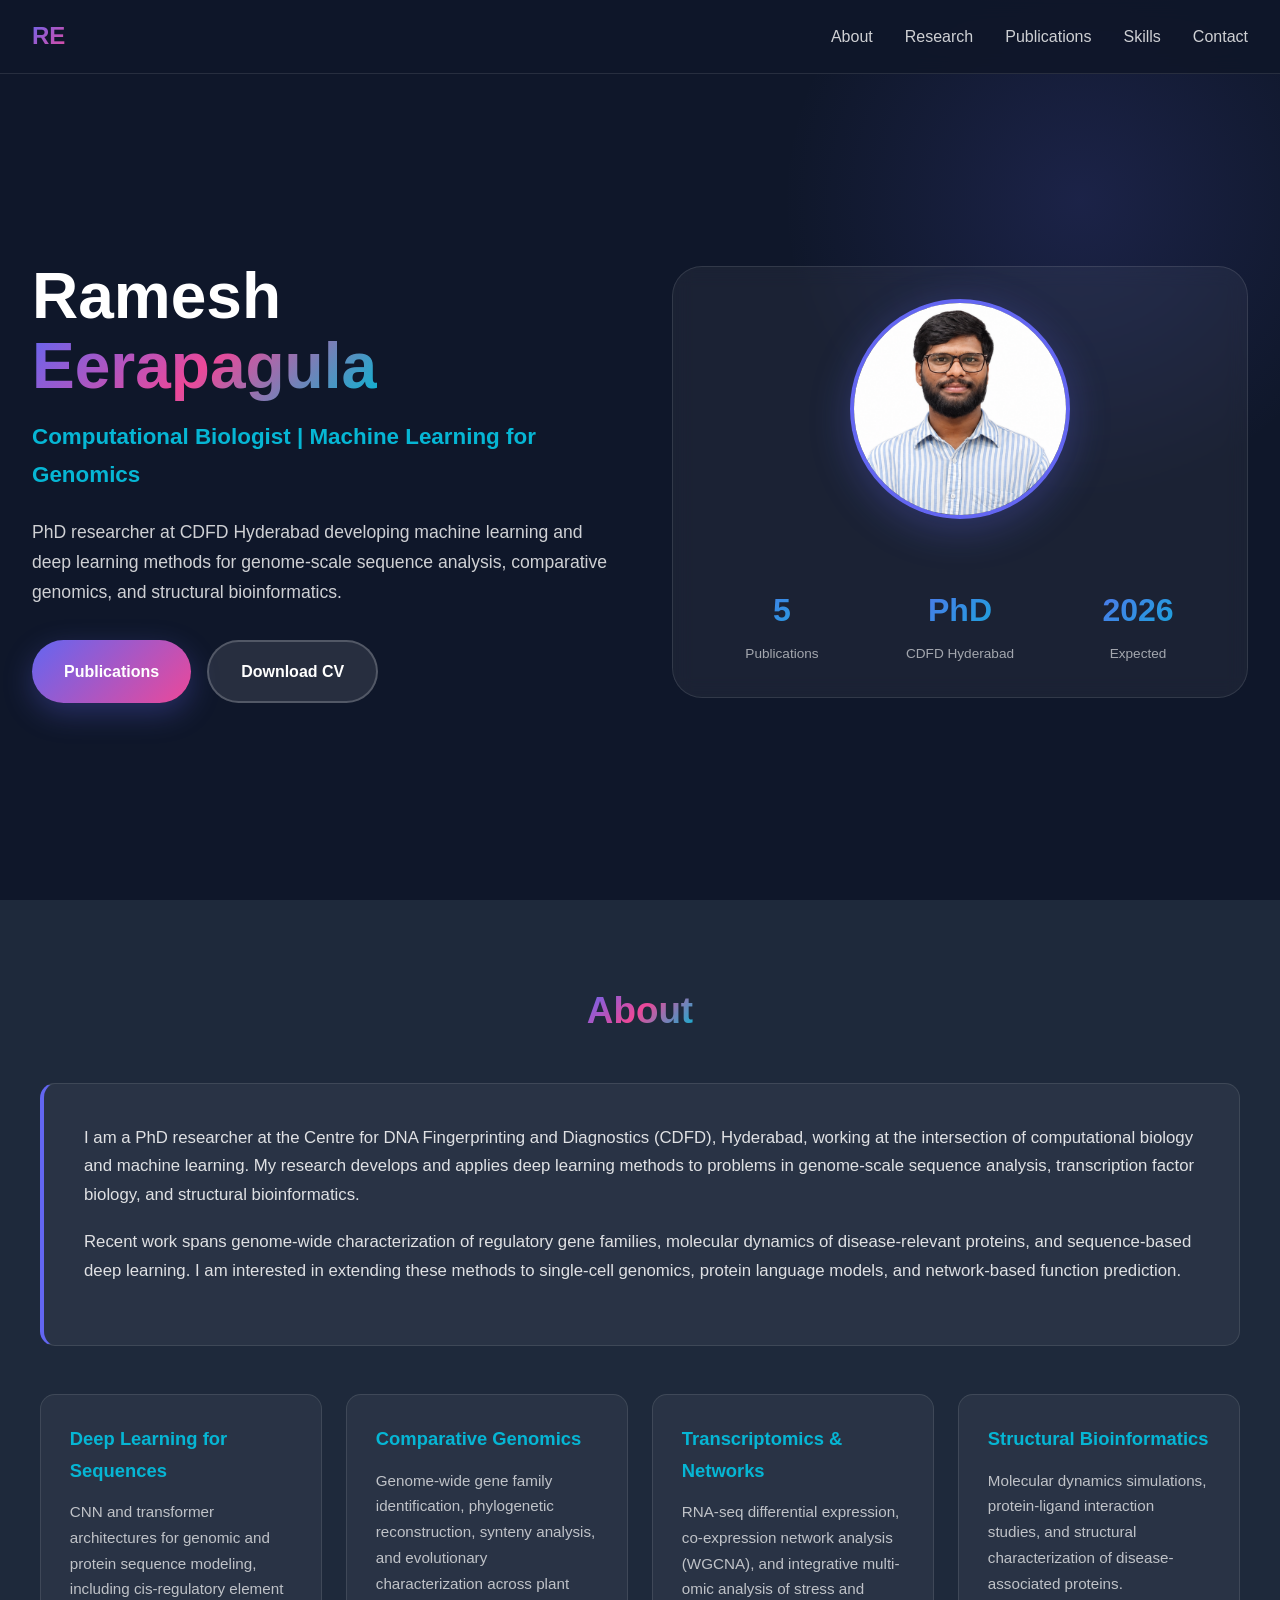
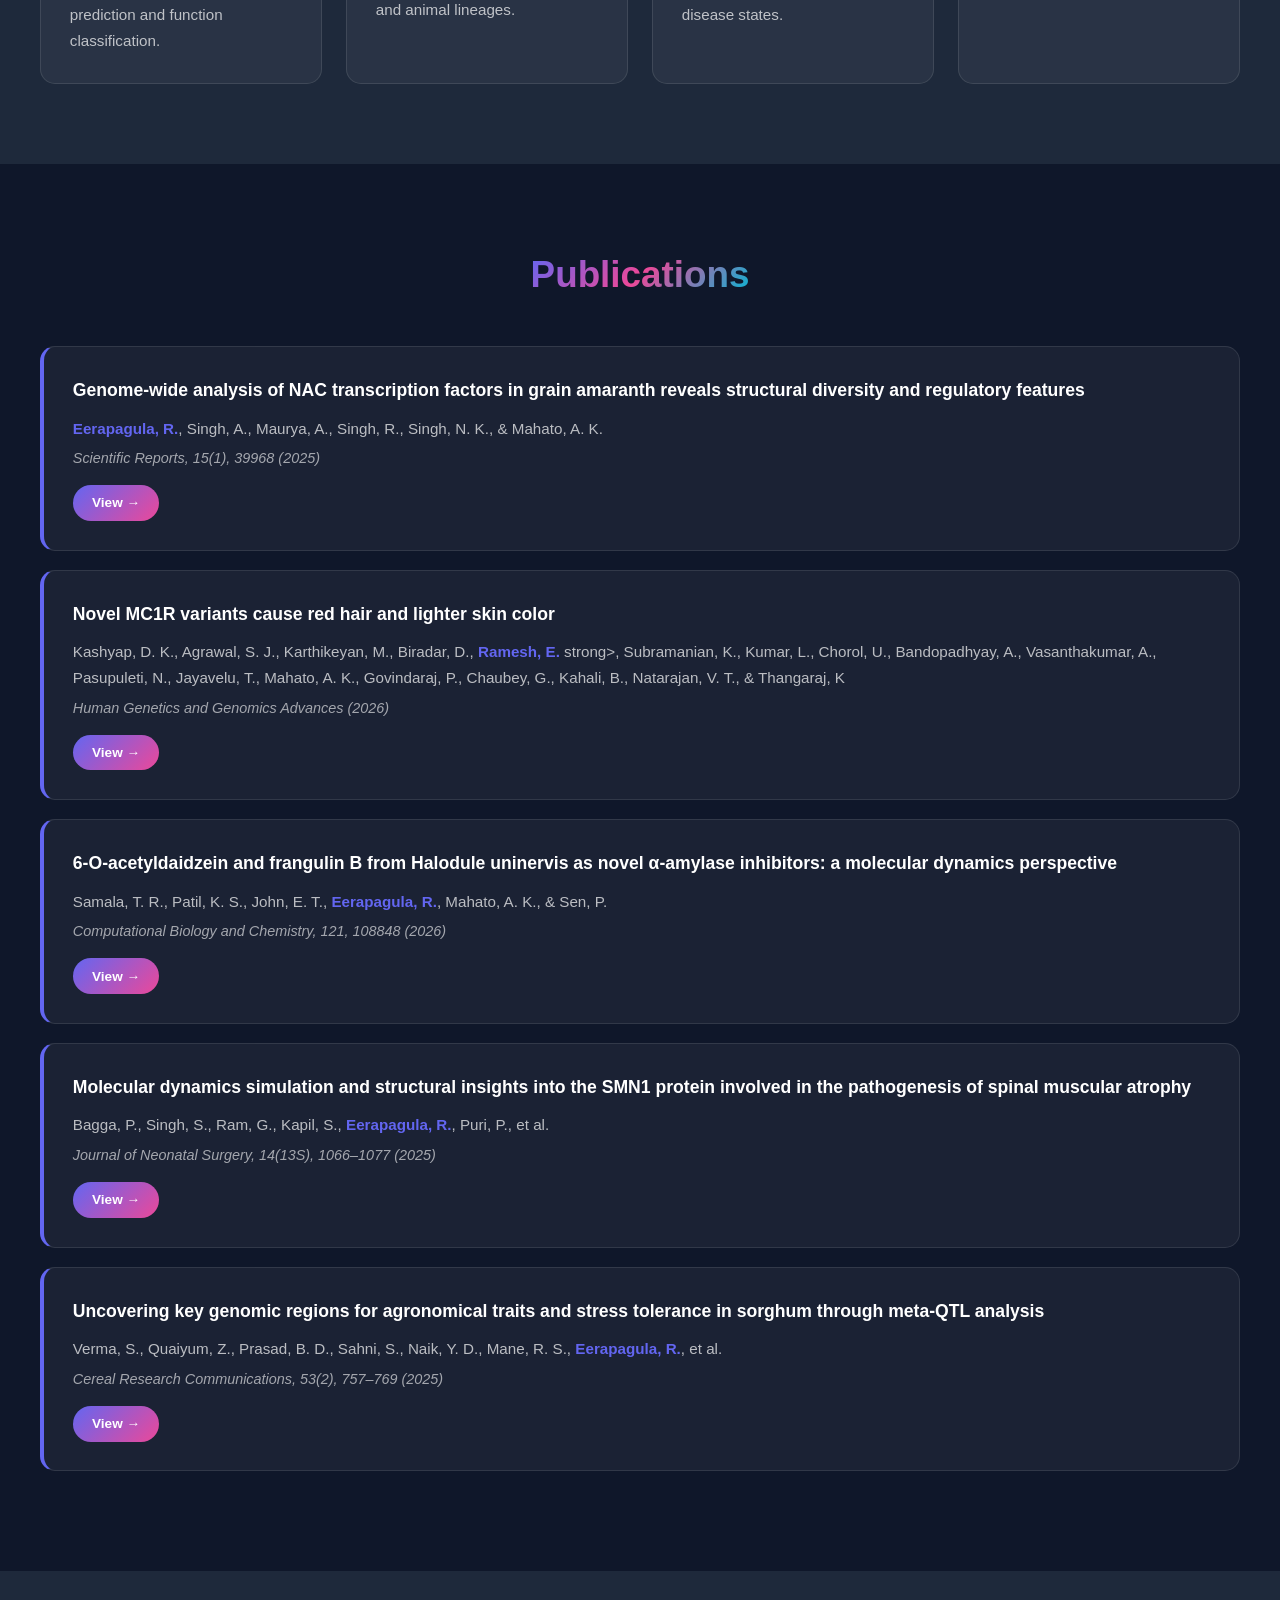
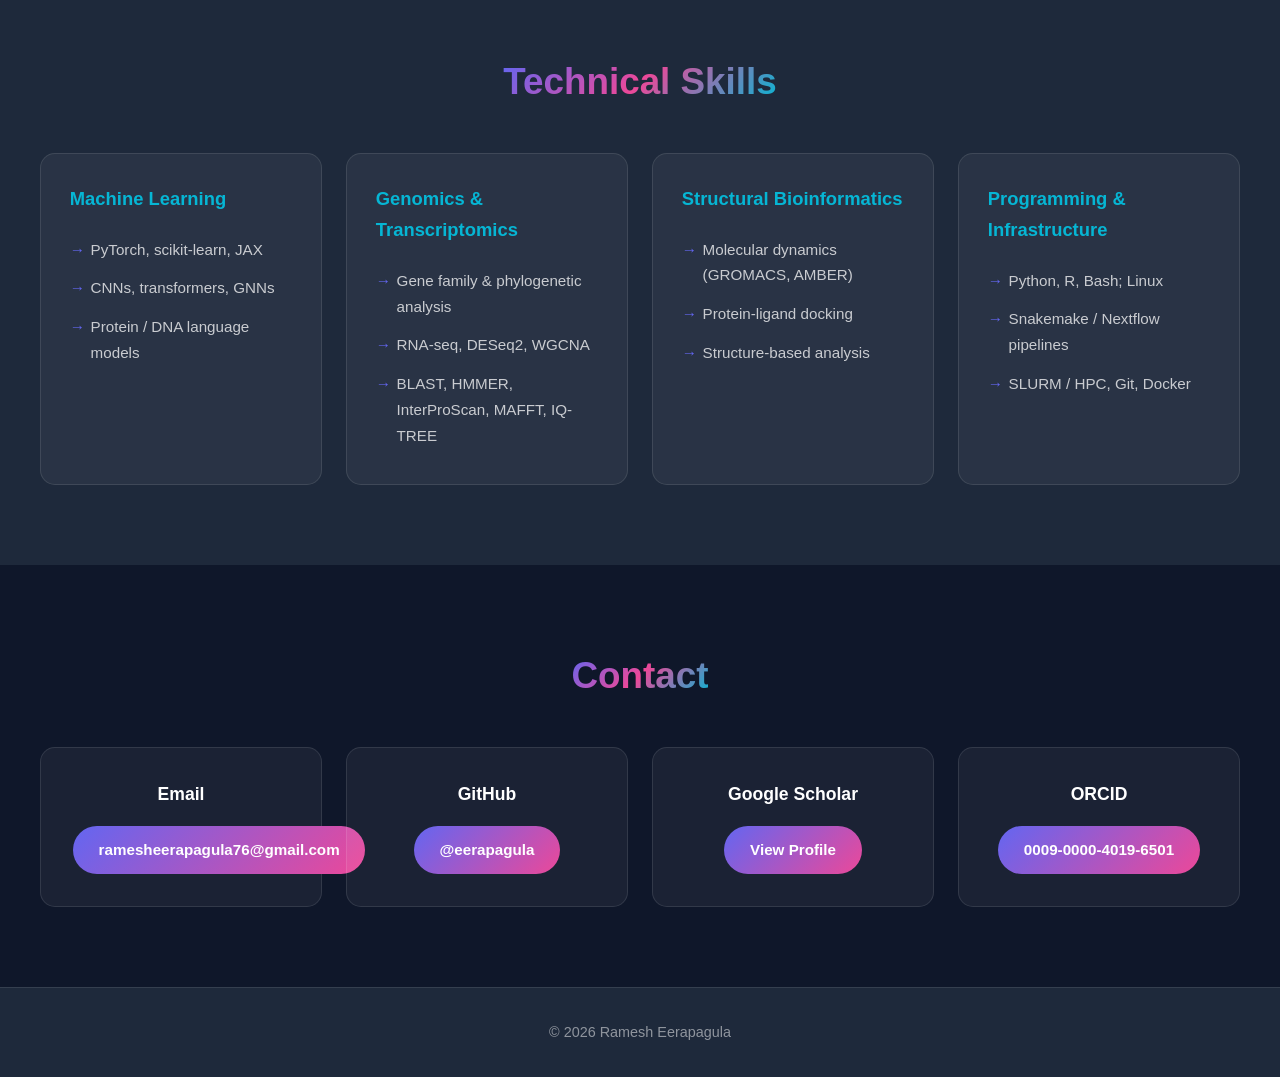
<file: index.html>
<!DOCTYPE html>
<html lang="en">
<head>
<meta charset="UTF-8">
<meta name="viewport" content="width=device-width, initial-scale=1.0">
<title>Ramesh Eerapagula | Computational Biologist</title>
<meta name="description" content="PhD researcher in computational biology and machine learning for genomics and structural bioinformatics.">
<style>
:root { --primary:#6366f1; --secondary:#ec4899; --accent:#06b6d4; --dark:#0f172a; --dark-light:#1e293b; }
* { margin:0; padding:0; box-sizing:border-box; }
body { font-family:'Inter',-apple-system,BlinkMacSystemFont,'Segoe UI',Roboto,sans-serif; background:var(--dark); color:#fff; overflow-x:hidden; line-height:1.7; }
nav { position:fixed; top:0; width:100%; background:rgba(15,23,42,0.95); backdrop-filter:blur(10px); z-index:1000; border-bottom:1px solid rgba(255,255,255,0.1); }
.nav-container { max-width:1400px; margin:0 auto; padding:1rem 2rem; display:flex; justify-content:space-between; align-items:center; }
.logo { font-size:1.5rem; font-weight:700; background:linear-gradient(135deg,var(--primary),var(--secondary)); -webkit-background-clip:text; -webkit-text-fill-color:transparent; text-decoration:none; }
.nav-links { display:flex; gap:2rem; list-style:none; }
.nav-links a { color:rgba(255,255,255,0.8); text-decoration:none; font-weight:500; transition:color 0.3s; }
.nav-links a:hover { color:var(--accent); }
.hero { min-height:100vh; display:flex; align-items:center; padding:8rem 2rem 4rem; position:relative; overflow:hidden; }
.hero::before { content:''; position:absolute; width:600px; height:600px; background:radial-gradient(circle,rgba(99,102,241,0.15) 0%,transparent 70%); top:-100px; right:-100px; animation:pulse 8s ease-in-out infinite; }
@keyframes pulse { 0%,100%{transform:scale(1);opacity:0.15;} 50%{transform:scale(1.1);opacity:0.2;} }
.hero-container { max-width:1400px; margin:0 auto; display:grid; grid-template-columns:1fr 1fr; gap:4rem; align-items:center; position:relative; z-index:1; }
.hero-content h1 { font-size:4rem; font-weight:800; margin-bottom:1rem; line-height:1.1; }
.gradient-text { background:linear-gradient(135deg,var(--primary),var(--secondary),var(--accent)); -webkit-background-clip:text; -webkit-text-fill-color:transparent; }
.hero-content .subtitle { font-size:1.4rem; color:var(--accent); margin-bottom:1.5rem; font-weight:600; }
.hero-content p { font-size:1.1rem; color:rgba(255,255,255,0.8); margin-bottom:2rem; }
.cta-buttons { display:flex; gap:1rem; flex-wrap:wrap; }
.btn { padding:1rem 2rem; border-radius:50px; font-weight:600; text-decoration:none; transition:all 0.3s; display:inline-flex; align-items:center; gap:0.5rem; }
.btn-primary { background:linear-gradient(135deg,var(--primary),var(--secondary)); color:#fff; box-shadow:0 10px 30px rgba(99,102,241,0.3); }
.btn-primary:hover { transform:translateY(-3px); box-shadow:0 15px 40px rgba(99,102,241,0.5); }
.btn-secondary { background:rgba(255,255,255,0.1); color:#fff; border:2px solid rgba(255,255,255,0.2); }
.btn-secondary:hover { background:rgba(255,255,255,0.15); border-color:var(--primary); }
.profile-card { background:rgba(255,255,255,0.05); backdrop-filter:blur(10px); border:1px solid rgba(255,255,255,0.1); border-radius:30px; padding:2rem; text-align:center; }
.profile-photo { width:220px; height:220px; border-radius:50%; border:4px solid var(--primary); margin:0 auto 1.5rem; object-fit:cover; box-shadow:0 10px 40px rgba(99,102,241,0.3); }
.stats-grid { display:grid; grid-template-columns:repeat(3,1fr); gap:1.5rem; margin-top:2rem; }
.stat-number { font-size:2rem; font-weight:700; background:linear-gradient(135deg,var(--primary),var(--accent)); -webkit-background-clip:text; -webkit-text-fill-color:transparent; display:block; }
.stat-label { color:rgba(255,255,255,0.6); font-size:0.85rem; margin-top:0.3rem; }
section.block { padding:5rem 2rem; }
section.block.alt { background:var(--dark-light); }
.section-container { max-width:1200px; margin:0 auto; }
.section-title { font-size:2.3rem; margin-bottom:2.5rem; text-align:center; }
.about-content { background:rgba(255,255,255,0.05); border:1px solid rgba(255,255,255,0.1); border-left:4px solid var(--primary); border-radius:15px; padding:2.5rem; margin-bottom:3rem; }
.about-content p { color:rgba(255,255,255,0.85); font-size:1.05rem; margin-bottom:1.2rem; }
.research-grid { display:grid; grid-template-columns:repeat(auto-fit,minmax(260px,1fr)); gap:1.5rem; }
.research-card { background:rgba(255,255,255,0.05); border:1px solid rgba(255,255,255,0.1); border-radius:15px; padding:1.8rem; transition:all 0.3s; }
.research-card:hover { transform:translateY(-6px); border-color:var(--primary); }
.research-card h3 { font-size:1.15rem; color:var(--accent); margin-bottom:0.8rem; }
.research-card p { color:rgba(255,255,255,0.7); font-size:0.95rem; }
.publication-item { background:rgba(255,255,255,0.05); border:1px solid rgba(255,255,255,0.1); border-left:4px solid var(--primary); border-radius:15px; padding:1.8rem; margin-bottom:1.2rem; transition:all 0.3s; }
.publication-item:hover { transform:translateX(8px); border-left-color:var(--secondary); }
.pub-title { font-size:1.1rem; color:#fff; margin-bottom:0.6rem; font-weight:600; }
.pub-authors { color:rgba(255,255,255,0.7); margin-bottom:0.3rem; font-size:0.95rem; }
.pub-authors strong { color:var(--primary); }
.pub-journal { color:rgba(255,255,255,0.6); font-style:italic; font-size:0.9rem; margin-bottom:0.9rem; }
.pub-link { display:inline-block; padding:0.4rem 1.2rem; background:linear-gradient(135deg,var(--primary),var(--secondary)); color:#fff; text-decoration:none; border-radius:20px; font-size:0.85rem; font-weight:600; }
.skills-grid { display:grid; grid-template-columns:repeat(auto-fit,minmax(280px,1fr)); gap:1.5rem; }
.skill-card { background:rgba(255,255,255,0.05); border:1px solid rgba(255,255,255,0.1); border-radius:15px; padding:1.8rem; }
.skill-card h3 { font-size:1.15rem; margin-bottom:1rem; color:var(--accent); }
.skill-card ul { list-style:none; }
.skill-card li { padding:0.4rem 0 0.4rem 1.3rem; position:relative; color:rgba(255,255,255,0.75); font-size:0.95rem; }
.skill-card li::before { content:'→'; position:absolute; left:0; color:var(--primary); }
.contact-grid { display:grid; grid-template-columns:repeat(auto-fit,minmax(260px,1fr)); gap:1.5rem; }
.contact-card { background:rgba(255,255,255,0.05); border:1px solid rgba(255,255,255,0.1); border-radius:15px; padding:2rem; text-align:center; transition:all 0.3s; }
.contact-card:hover { transform:translateY(-6px); border-color:var(--primary); }
.contact-card h3 { font-size:1.1rem; margin-bottom:1rem; }
.contact-link { display:inline-block; padding:0.7rem 1.6rem; background:linear-gradient(135deg,var(--primary),var(--secondary)); color:#fff; text-decoration:none; border-radius:25px; font-weight:600; font-size:0.95rem; }
footer { padding:2rem; background:var(--dark-light); text-align:center; border-top:1px solid rgba(255,255,255,0.1); }
.footer-text { color:rgba(255,255,255,0.5); font-size:0.9rem; }
@media (max-width:968px) {
  .nav-links { display:none; }
  .hero-container { grid-template-columns:1fr; text-align:center; }
  .hero-content h1 { font-size:2.5rem; }
  .profile-photo { width:180px; height:180px; }
  .section-title { font-size:1.8rem; }
}
</style>
</head>
<body>

<nav>
  <div class="nav-container">
    <a href="#top" class="logo">RE</a>
    <ul class="nav-links">
      <li><a href="#about">About</a></li>
      <li><a href="#research">Research</a></li>
      <li><a href="#publications">Publications</a></li>
      <li><a href="#skills">Skills</a></li>
      <li><a href="#contact">Contact</a></li>
    </ul>
  </div>
</nav>

<section class="hero" id="top">
  <div class="hero-container">
    <div class="hero-content">
      <h1>Ramesh <span class="gradient-text">Eerapagula</span></h1>
      <p class="subtitle">Computational Biologist | Machine Learning for Genomics</p>
      <p>PhD researcher at CDFD Hyderabad developing machine learning and deep learning methods for genome-scale sequence analysis, comparative genomics, and structural bioinformatics.</p>
      <div class="cta-buttons">
        <a href="#publications" class="btn btn-primary">Publications</a>
        <a href="Ramesh_CV.pdf" class="btn btn-secondary">Download CV</a>
      </div>
    </div>
    <div class="profile-card">
      <img src="your-photo.jpg" alt="Ramesh Eerapagula" class="profile-photo">
      <div class="stats-grid">
        <div><span class="stat-number">5</span><div class="stat-label">Publications</div></div>
        <div><span class="stat-number">PhD</span><div class="stat-label">CDFD Hyderabad</div></div>
        <div><span class="stat-number">2026</span><div class="stat-label">Expected</div></div>
      </div>
    </div>
  </div>
</section>

<section class="block alt" id="about">
  <div class="section-container">
    <h2 class="section-title"><span class="gradient-text">About</span></h2>
    <div class="about-content">
      <p>I am a PhD researcher at the Centre for DNA Fingerprinting and Diagnostics (CDFD), Hyderabad, working at the intersection of computational biology and machine learning. My research develops and applies deep learning methods to problems in genome-scale sequence analysis, transcription factor biology, and structural bioinformatics.</p>
      <p>Recent work spans genome-wide characterization of regulatory gene families, molecular dynamics of disease-relevant proteins, and sequence-based deep learning. I am interested in extending these methods to single-cell genomics, protein language models, and network-based function prediction.</p>
    </div>
    <div class="research-grid" id="research">
      <div class="research-card"><h3>Deep Learning for Sequences</h3><p>CNN and transformer architectures for genomic and protein sequence modeling, including cis-regulatory element prediction and function classification.</p></div>
      <div class="research-card"><h3>Comparative Genomics</h3><p>Genome-wide gene family identification, phylogenetic reconstruction, synteny analysis, and evolutionary characterization across plant and animal lineages.</p></div>
      <div class="research-card"><h3>Transcriptomics & Networks</h3><p>RNA-seq differential expression, co-expression network analysis (WGCNA), and integrative multi-omic analysis of stress and disease states.</p></div>
      <div class="research-card"><h3>Structural Bioinformatics</h3><p>Molecular dynamics simulations, protein-ligand interaction studies, and structural characterization of disease-associated proteins.</p></div>
    </div>
  </div>
</section>

<section class="block" id="publications">
  <div class="section-container">
    <h2 class="section-title"><span class="gradient-text">Publications</span></h2>

    <div class="publication-item">
      <div class="pub-title">Genome-wide analysis of NAC transcription factors in grain amaranth reveals structural diversity and regulatory features</div>
      <div class="pub-authors"><strong>Eerapagula, R.</strong>, Singh, A., Maurya, A., Singh, R., Singh, N. K., &amp; Mahato, A. K.</div>
      <div class="pub-journal">Scientific Reports, 15(1), 39968 (2025)</div>
      <a href="https://doi.org/10.1038/s41598-025-23630-7" class="pub-link" target="_blank">View →</a>
    </div>

    <div class="publication-item">
      <div class="pub-title">Novel MC1R variants cause red hair and lighter skin color</div>
      <div class="pub-authors">Kashyap, D. K., Agrawal, S. J., Karthikeyan, M., Biradar, D., <strong>Ramesh, E. </strong>strong>, Subramanian, K., Kumar, L., Chorol, U., Bandopadhyay, A., Vasanthakumar, A., Pasupuleti, N., Jayavelu, T., Mahato, A. K., Govindaraj, P., Chaubey, G., Kahali, B., Natarajan, V. T., & Thangaraj, K</div>
      <div class="pub-journal">Human Genetics and Genomics Advances (2026)</div>
      <a href="https://doi.org/10.1016/j.xhgg.2026.100603" class="pub-link" target="_blank">View →</a>
    </div>
    
    <div class="publication-item">
      <div class="pub-title">6-O-acetyldaidzein and frangulin B from Halodule uninervis as novel α-amylase inhibitors: a molecular dynamics perspective</div>
      <div class="pub-authors">Samala, T. R., Patil, K. S., John, E. T., <strong>Eerapagula, R.</strong>, Mahato, A. K., &amp; Sen, P.</div>
      <div class="pub-journal">Computational Biology and Chemistry, 121, 108848 (2026)</div>
      <a href="https://doi.org/10.1016/j.compbiolchem.2025.108848" class="pub-link" target="_blank">View →</a>
    </div>

    <div class="publication-item">
      <div class="pub-title">Molecular dynamics simulation and structural insights into the SMN1 protein involved in the pathogenesis of spinal muscular atrophy</div>
      <div class="pub-authors">Bagga, P., Singh, S., Ram, G., Kapil, S., <strong>Eerapagula, R.</strong>, Puri, P., et al.</div>
      <div class="pub-journal">Journal of Neonatal Surgery, 14(13S), 1066–1077 (2025)</div>
      <a href="https://www.jneonatalsurg.com/index.php/jns/article/view/3935" class="pub-link" target="_blank">View →</a>
    </div>

    <div class="publication-item">
      <div class="pub-title">Uncovering key genomic regions for agronomical traits and stress tolerance in sorghum through meta-QTL analysis</div>
      <div class="pub-authors">Verma, S., Quaiyum, Z., Prasad, B. D., Sahni, S., Naik, Y. D., Mane, R. S., <strong>Eerapagula, R.</strong>, et al.</div>
      <div class="pub-journal">Cereal Research Communications, 53(2), 757–769 (2025)</div>
      <a href="https://link.springer.com/article/10.1007/s42976-024-00585-5" class="pub-link" target="_blank">View →</a>
    </div>
  </div>
</section>

<section class="block alt" id="skills">
  <div class="section-container">
    <h2 class="section-title"><span class="gradient-text">Technical Skills</span></h2>
    <div class="skills-grid">
      <div class="skill-card">
        <h3>Machine Learning</h3>
        <ul>
          <li>PyTorch, scikit-learn, JAX</li>
          <li>CNNs, transformers, GNNs</li>
          <li>Protein / DNA language models</li>
        </ul>
      </div>
      <div class="skill-card">
        <h3>Genomics &amp; Transcriptomics</h3>
        <ul>
          <li>Gene family &amp; phylogenetic analysis</li>
          <li>RNA-seq, DESeq2, WGCNA</li>
          <li>BLAST, HMMER, InterProScan, MAFFT, IQ-TREE</li>
        </ul>
      </div>
      <div class="skill-card">
        <h3>Structural Bioinformatics</h3>
        <ul>
          <li>Molecular dynamics (GROMACS, AMBER)</li>
          <li>Protein-ligand docking</li>
          <li>Structure-based analysis</li>
        </ul>
      </div>
      <div class="skill-card">
        <h3>Programming &amp; Infrastructure</h3>
        <ul>
          <li>Python, R, Bash; Linux</li>
          <li>Snakemake / Nextflow pipelines</li>
          <li>SLURM / HPC, Git, Docker</li>
        </ul>
      </div>
    </div>
  </div>
</section>

<section class="block" id="contact">
  <div class="section-container">
    <h2 class="section-title"><span class="gradient-text">Contact</span></h2>
    <div class="contact-grid">
      <div class="contact-card">
        <h3>Email</h3>
        <a href="mailto:ramesheerapagula76@gmail.com" class="contact-link">ramesheerapagula76@gmail.com</a>
      </div>
      <div class="contact-card">
        <h3>GitHub</h3>
        <a href="https://github.com/eerapagula" class="contact-link" target="_blank" rel="noopener">@eerapagula</a>
      </div>
      <div class="contact-card">
        <h3>Google Scholar</h3>
        <a href="https://scholar.google.com/citations?user=CYTimUMAAAAJ&amp;hl=en" class="contact-link" target="_blank" rel="noopener">View Profile</a>
      </div>
      <div class="contact-card">
        <h3>ORCID</h3>
        <a href="https://orcid.org/0009-0000-4019-6501" class="contact-link" target="_blank" rel="noopener">0009-0000-4019-6501</a>
      </div>
    </div>
  </div>
</section>

<footer>
  <p class="footer-text">© 2026 Ramesh Eerapagula</p>
</footer>

</body>
</html>
</file>
